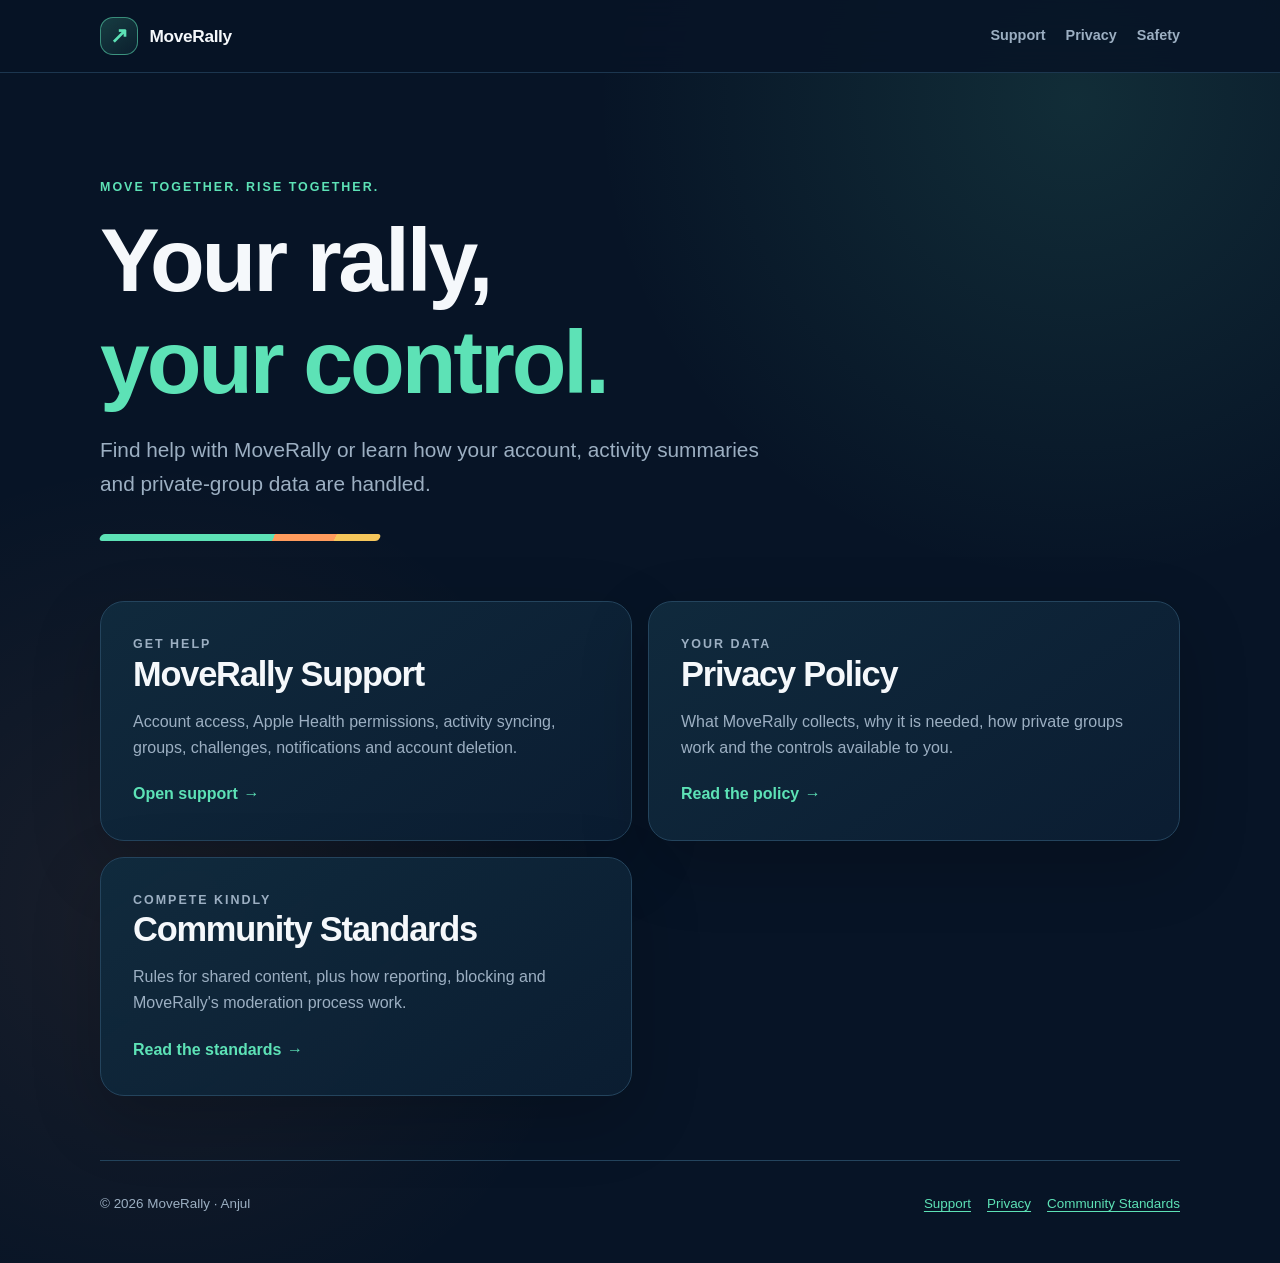
<file: index.html>
<!doctype html>
<html lang="en-AU">
<head>
  <meta charset="utf-8">
  <meta name="viewport" content="width=device-width, initial-scale=1">
  <meta name="description" content="MoveRally support, privacy and community safety information.">
  <meta name="theme-color" content="#071426">
  <title>MoveRally — Support, Privacy &amp; Community Safety</title>
  <link rel="stylesheet" href="assets/styles.css">
</head>
<body>
  <header class="site-header">
    <nav class="nav" aria-label="Primary navigation">
      <a class="brand" href="./"><span class="brand-mark" aria-hidden="true">↗</span><span>MoveRally</span></a>
      <div class="nav-links"><a href="support/">Support</a><a href="privacy/">Privacy</a><a href="community/">Safety</a></div>
    </nav>
  </header>
  <main>
    <section class="hero">
      <p class="eyebrow">Move together. Rise together.</p>
      <h1>Your rally,<br><span class="accent">your control.</span></h1>
      <p class="hero-copy">Find help with MoveRally or learn how your account, activity summaries and private-group data are handled.</p>
      <div class="rally-line" aria-hidden="true"></div>
    </section>
    <section class="card-grid" aria-label="Information pages">
      <article class="card">
        <p class="eyebrow orange">Get help</p>
        <h2>MoveRally Support</h2>
        <p>Account access, Apple Health permissions, activity syncing, groups, challenges, notifications and account deletion.</p>
        <a class="card-link" href="support/">Open support</a>
      </article>
      <article class="card">
        <p class="eyebrow">Your data</p>
        <h2>Privacy Policy</h2>
        <p>What MoveRally collects, why it is needed, how private groups work and the controls available to you.</p>
        <a class="card-link" href="privacy/">Read the policy</a>
      </article>
      <article class="card">
        <p class="eyebrow orange">Compete kindly</p>
        <h2>Community Standards</h2>
        <p>Rules for shared content, plus how reporting, blocking and MoveRally's moderation process work.</p>
        <a class="card-link" href="community/">Read the standards</a>
      </article>
    </section>
  </main>
  <footer><span>© 2026 MoveRally · Anjul</span><nav aria-label="Footer navigation"><a href="support/">Support</a><a href="privacy/">Privacy</a><a href="community/">Community Standards</a></nav></footer>
</body>
</html>
</file>
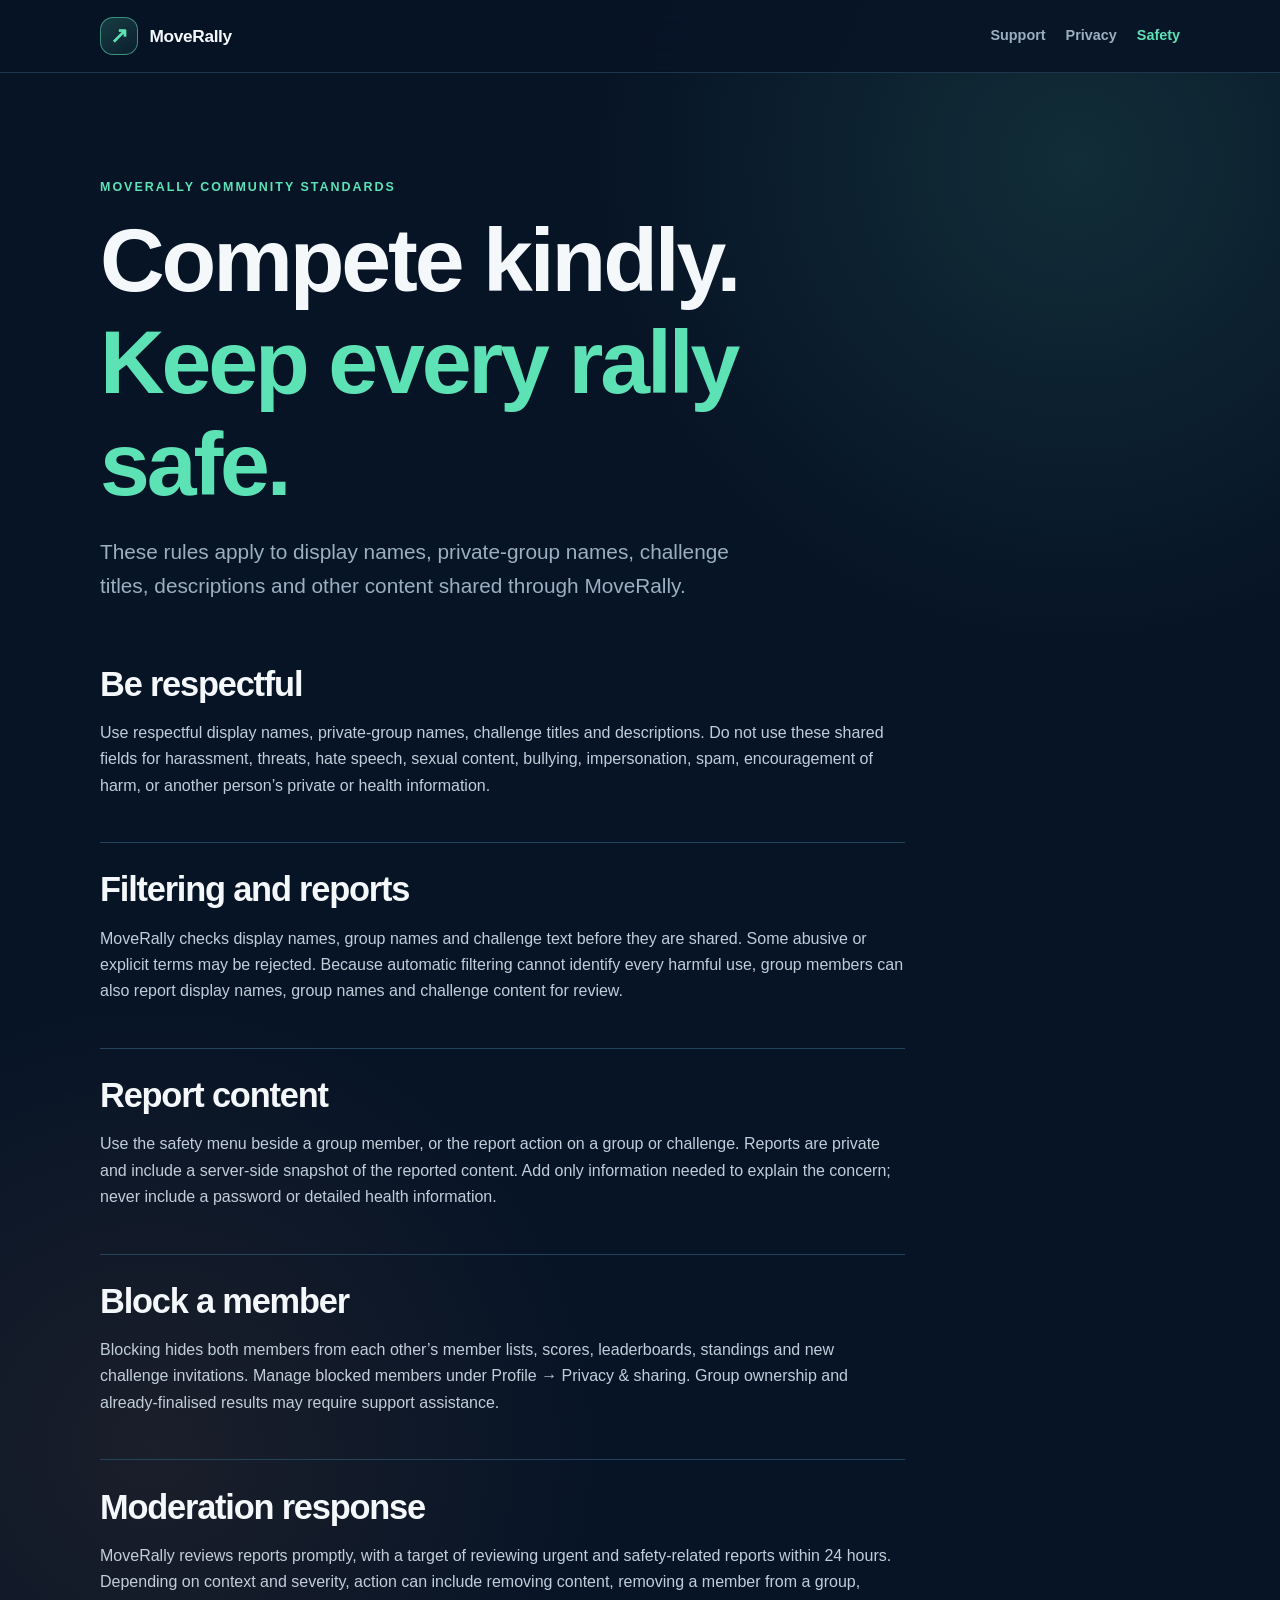
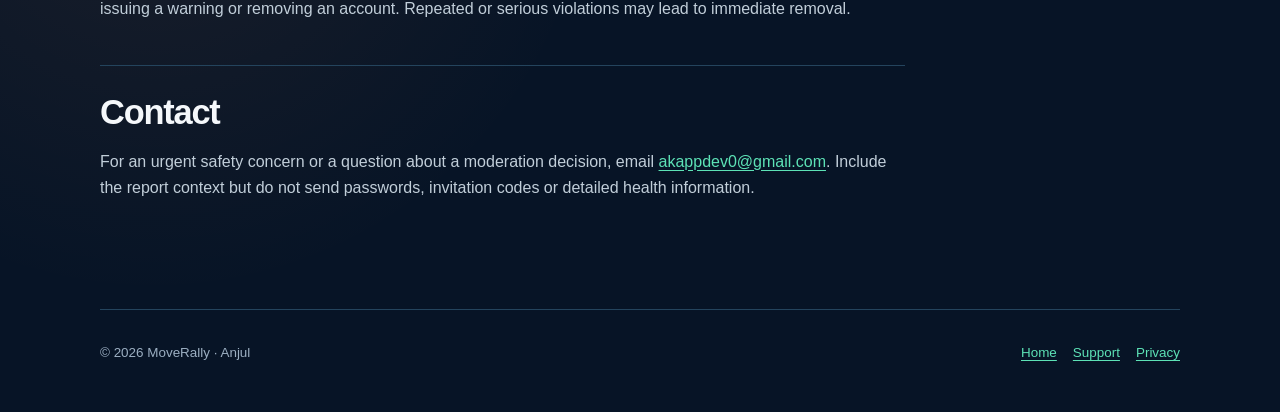
<file: community/index.html>
<!doctype html>
<html lang="en-AU">
<head>
  <meta charset="utf-8">
  <meta name="viewport" content="width=device-width, initial-scale=1">
  <meta name="description" content="MoveRally Community Standards.">
  <meta name="theme-color" content="#071426">
  <title>Community Standards — MoveRally</title>
  <link rel="stylesheet" href="../assets/styles.css">
</head>
<body>
  <header class="site-header"><nav class="nav" aria-label="Primary navigation"><a class="brand" href="../"><span class="brand-mark" aria-hidden="true">↗</span><span>MoveRally</span></a><div class="nav-links"><a href="../support/">Support</a><a href="../privacy/">Privacy</a><a href="./" aria-current="page">Safety</a></div></nav></header>
  <main>
    <section class="hero"><p class="eyebrow">MoveRally community standards</p><h1>Compete kindly.<br><span class="accent">Keep every rally safe.</span></h1><p class="hero-copy">These rules apply to display names, private-group names, challenge titles, descriptions and other content shared through MoveRally.</p></section>
    <div class="legal-layout"><article class="legal">
      <section><h2>Be respectful</h2><p>Use respectful display names, private-group names, challenge titles and descriptions. Do not use these shared fields for harassment, threats, hate speech, sexual content, bullying, impersonation, spam, encouragement of harm, or another person’s private or health information.</p></section>
      <section><h2>Filtering and reports</h2><p>MoveRally checks display names, group names and challenge text before they are shared. Some abusive or explicit terms may be rejected. Because automatic filtering cannot identify every harmful use, group members can also report display names, group names and challenge content for review.</p></section>
      <section><h2>Report content</h2><p>Use the safety menu beside a group member, or the report action on a group or challenge. Reports are private and include a server-side snapshot of the reported content. Add only information needed to explain the concern; never include a password or detailed health information.</p></section>
      <section><h2>Block a member</h2><p>Blocking hides both members from each other’s member lists, scores, leaderboards, standings and new challenge invitations. Manage blocked members under Profile → Privacy &amp; sharing. Group ownership and already-finalised results may require support assistance.</p></section>
      <section><h2>Moderation response</h2><p>MoveRally reviews reports promptly, with a target of reviewing urgent and safety-related reports within 24 hours. Depending on context and severity, action can include removing content, removing a member from a group, issuing a warning or removing an account. Repeated or serious violations may lead to immediate removal.</p></section>
      <section><h2>Contact</h2><p>For an urgent safety concern or a question about a moderation decision, email <a href="mailto:akappdev0@gmail.com?subject=MoveRally%20community%20safety">akappdev0@gmail.com</a>. Include the report context but do not send passwords, invitation codes or detailed health information.</p></section>
    </article></div>
  </main>
  <footer><span>© 2026 MoveRally · Anjul</span><nav aria-label="Footer navigation"><a href="../">Home</a><a href="../support/">Support</a><a href="../privacy/">Privacy</a></nav></footer>
</body>
</html>
</file>
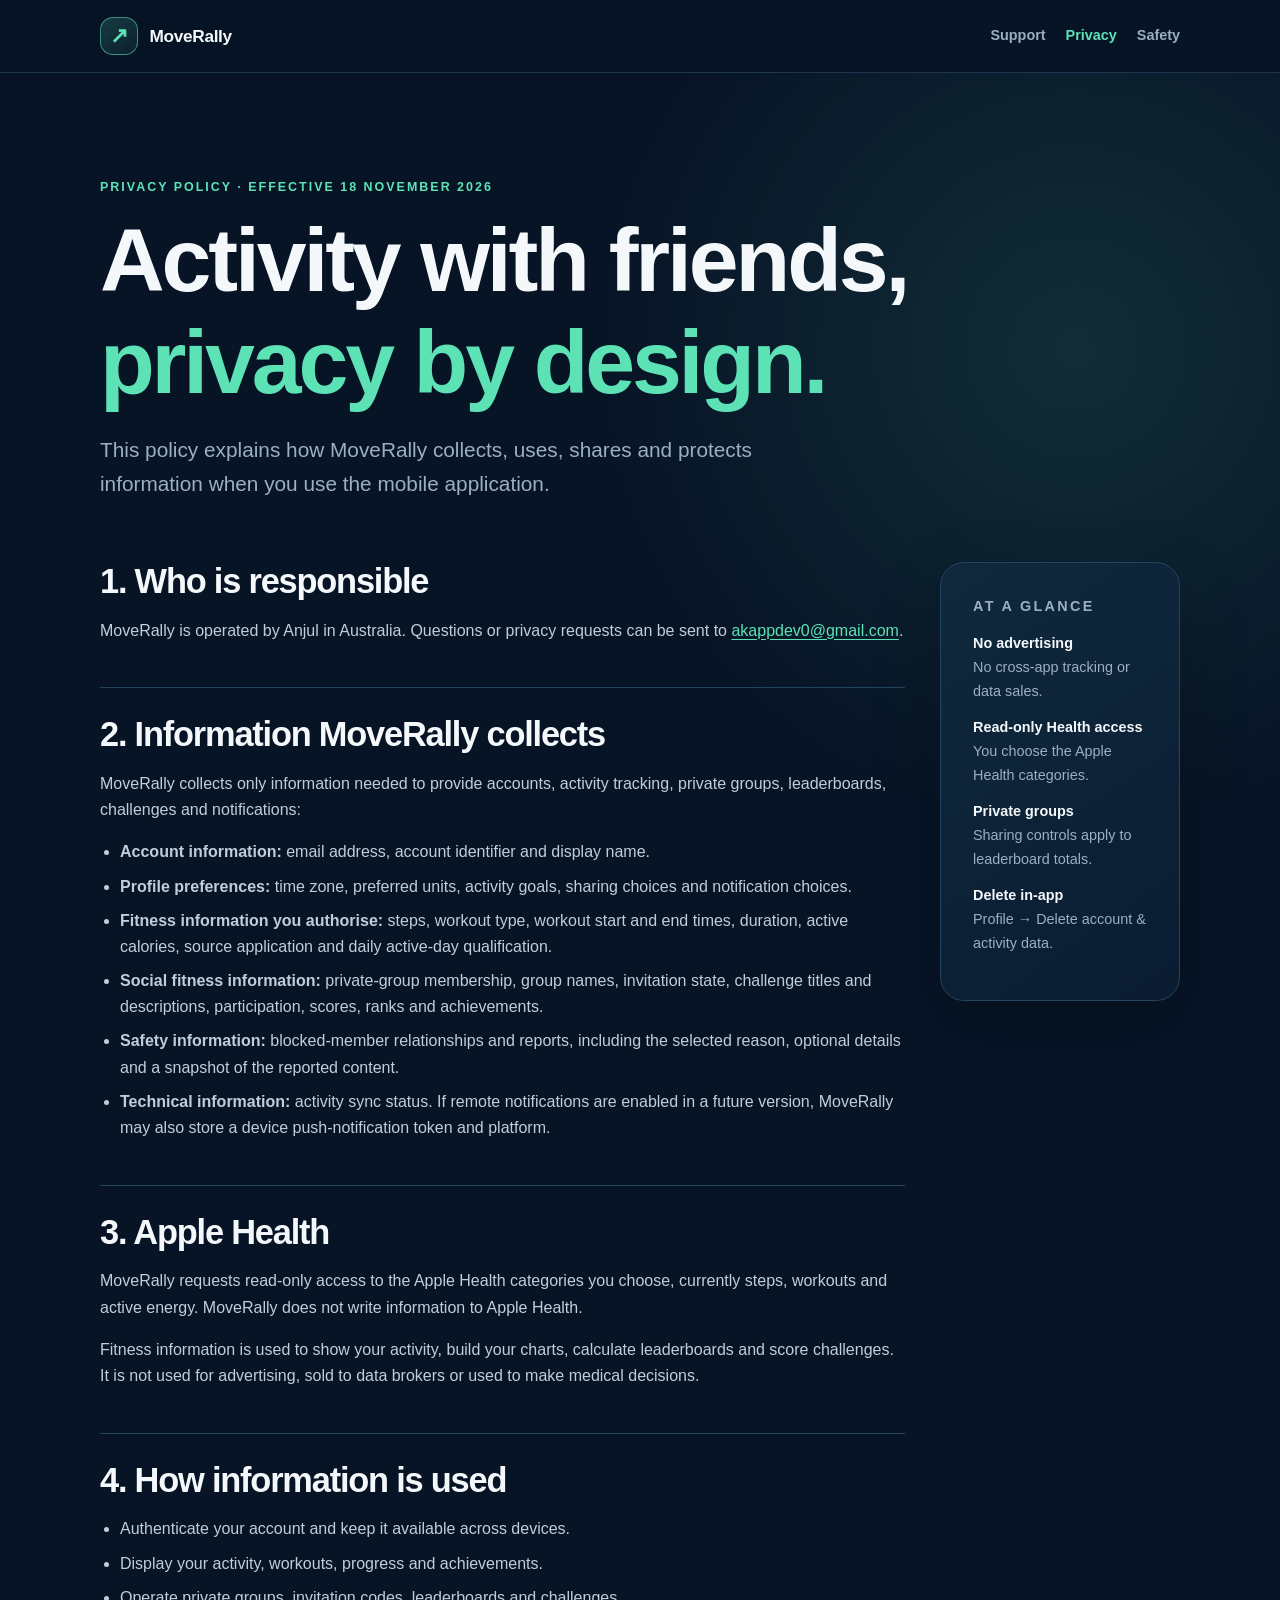
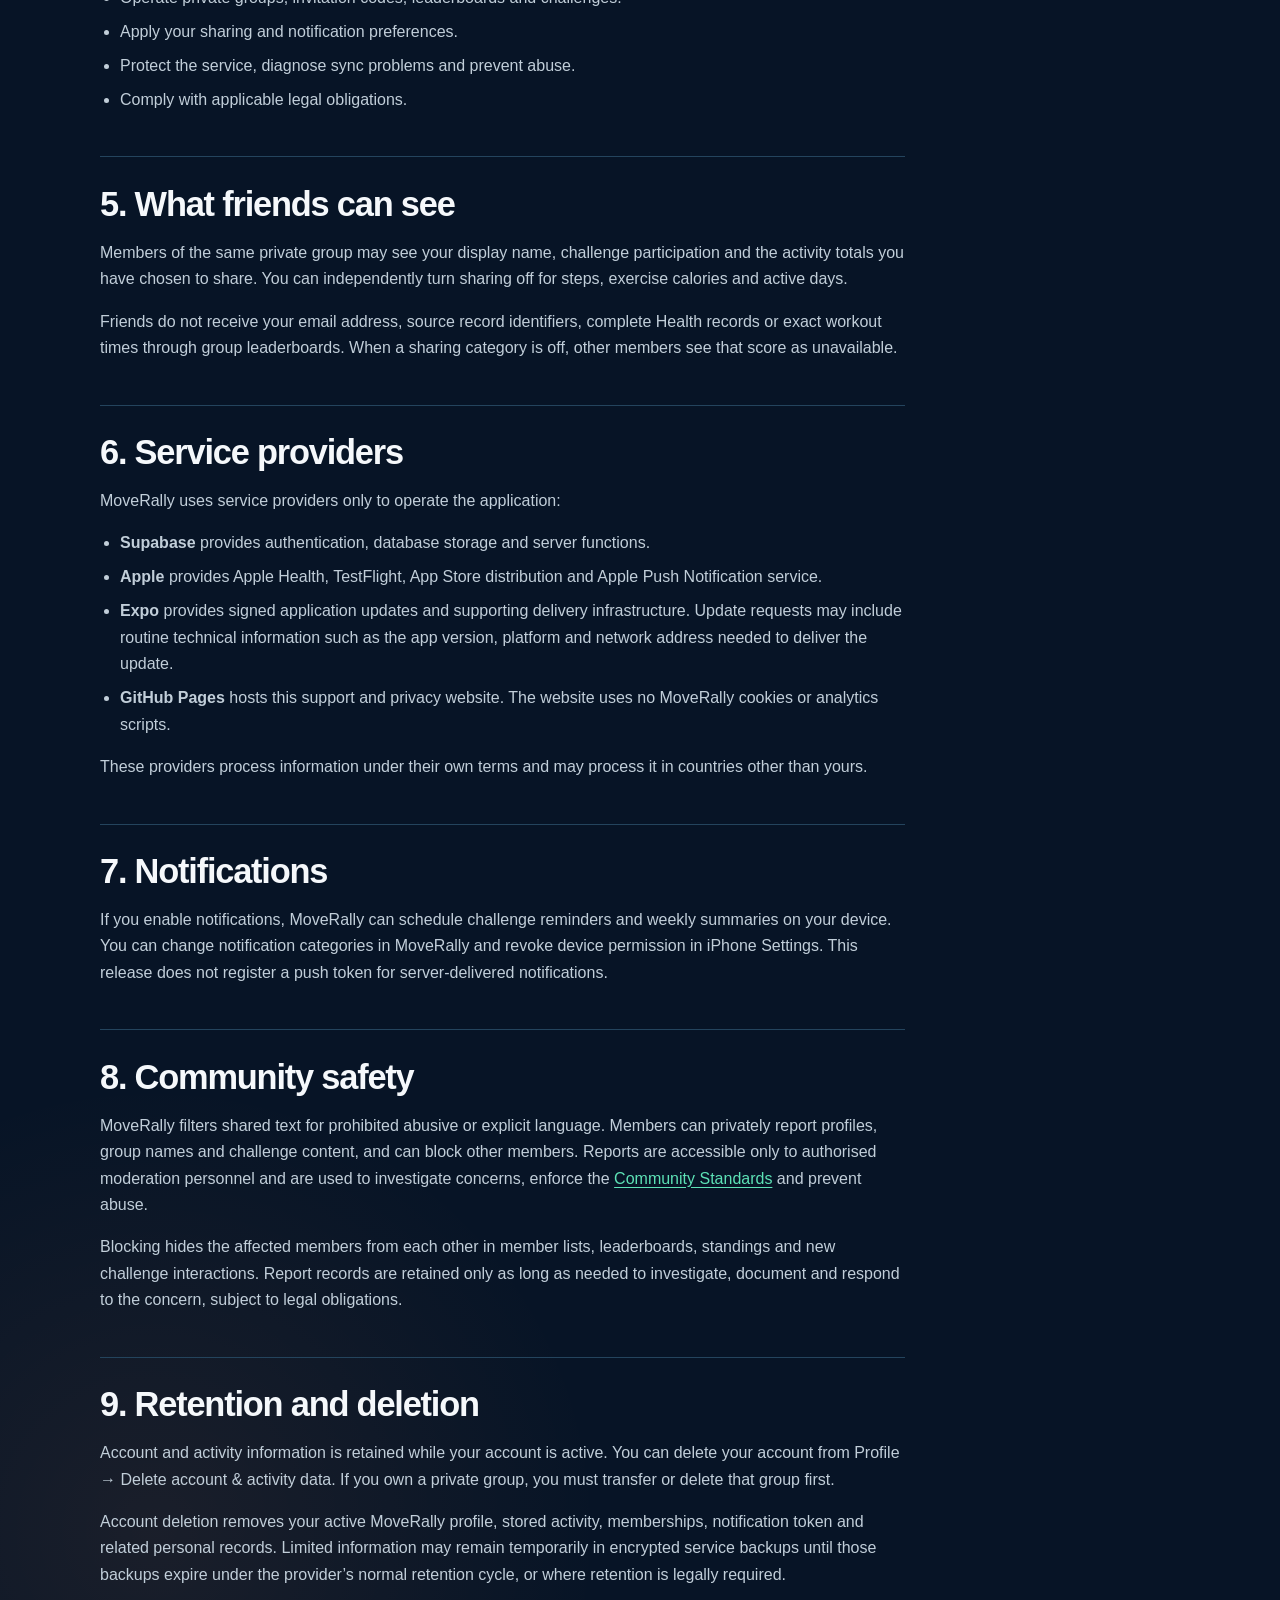
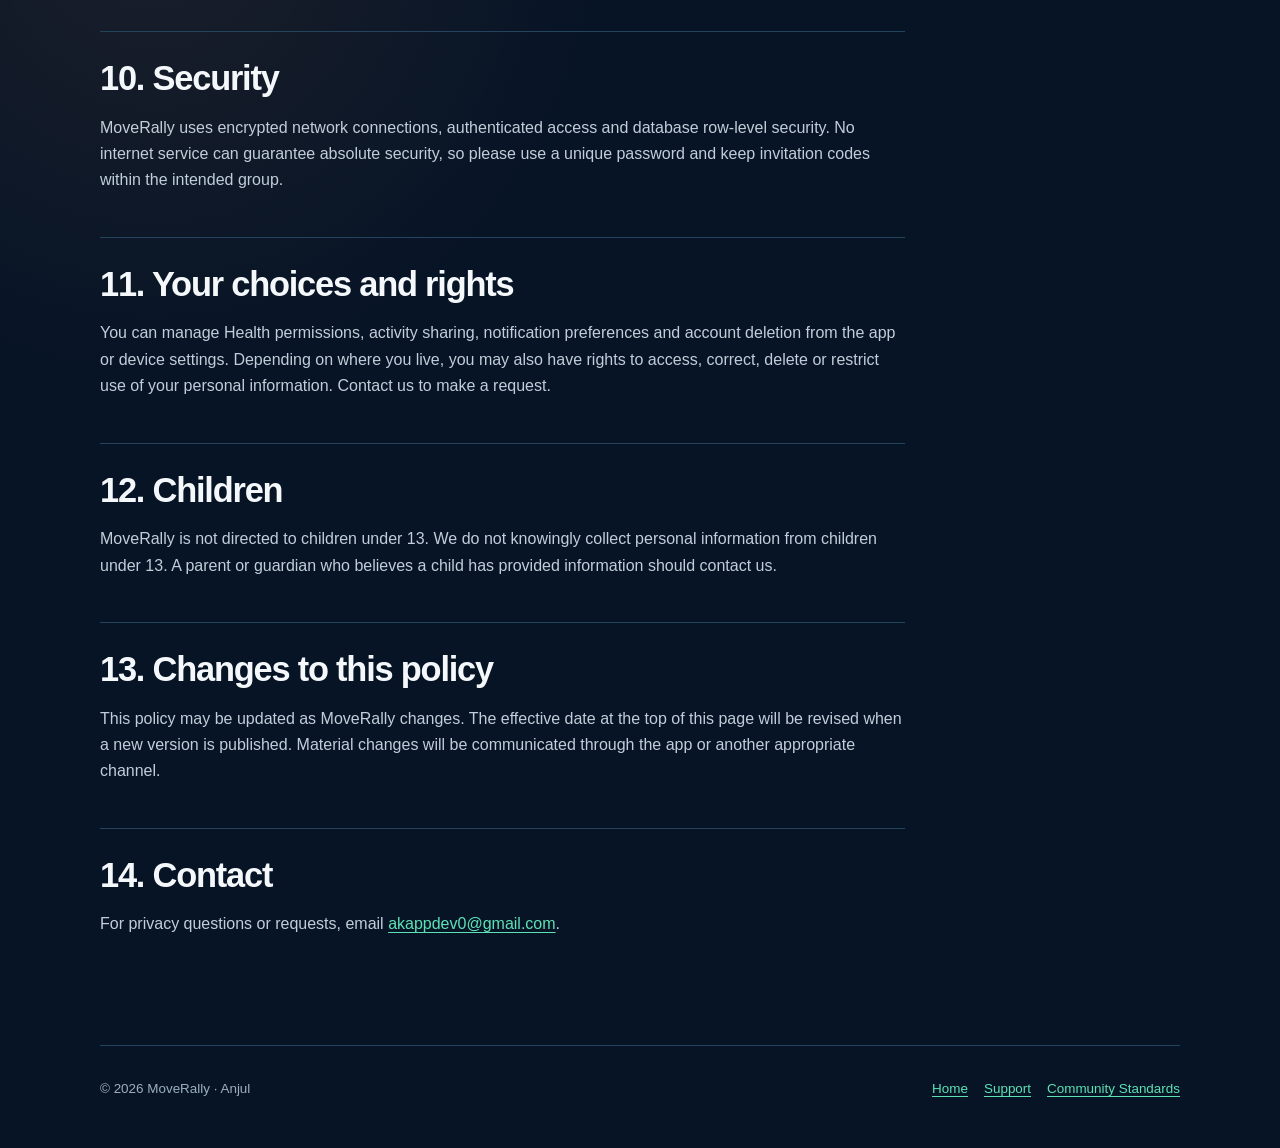
<file: privacy/index.html>
<!doctype html>
<html lang="en-AU">
<head>
  <meta charset="utf-8">
  <meta name="viewport" content="width=device-width, initial-scale=1">
  <meta name="description" content="MoveRally privacy policy.">
  <meta name="theme-color" content="#071426">
  <title>Privacy Policy — MoveRally</title>
  <link rel="stylesheet" href="../assets/styles.css">
</head>
<body>
  <header class="site-header">
    <nav class="nav" aria-label="Primary navigation">
      <a class="brand" href="../"><span class="brand-mark" aria-hidden="true">↗</span><span>MoveRally</span></a>
      <div class="nav-links"><a href="../support/">Support</a><a href="./" aria-current="page">Privacy</a><a href="../community/">Safety</a></div>
    </nav>
  </header>
  <main>
    <section class="hero">
      <p class="eyebrow">Privacy policy · Effective 18 November 2026</p>
      <h1>Activity with friends,<br><span class="accent">privacy by design.</span></h1>
      <p class="hero-copy">This policy explains how MoveRally collects, uses, shares and protects information when you use the mobile application.</p>
    </section>

    <div class="legal-layout">
      <article class="legal">
        <section>
          <h2>1. Who is responsible</h2>
          <p>MoveRally is operated by Anjul in Australia. Questions or privacy requests can be sent to <a href="mailto:akappdev0@gmail.com?subject=MoveRally%20privacy">akappdev0@gmail.com</a>.</p>
        </section>
        <section>
          <h2>2. Information MoveRally collects</h2>
          <p>MoveRally collects only information needed to provide accounts, activity tracking, private groups, leaderboards, challenges and notifications:</p>
          <ul>
            <li><strong>Account information:</strong> email address, account identifier and display name.</li>
            <li><strong>Profile preferences:</strong> time zone, preferred units, activity goals, sharing choices and notification choices.</li>
            <li><strong>Fitness information you authorise:</strong> steps, workout type, workout start and end times, duration, active calories, source application and daily active-day qualification.</li>
            <li><strong>Social fitness information:</strong> private-group membership, group names, invitation state, challenge titles and descriptions, participation, scores, ranks and achievements.</li>
            <li><strong>Safety information:</strong> blocked-member relationships and reports, including the selected reason, optional details and a snapshot of the reported content.</li>
            <li><strong>Technical information:</strong> activity sync status. If remote notifications are enabled in a future version, MoveRally may also store a device push-notification token and platform.</li>
          </ul>
        </section>
        <section>
          <h2>3. Apple Health</h2>
          <p>MoveRally requests read-only access to the Apple Health categories you choose, currently steps, workouts and active energy. MoveRally does not write information to Apple Health.</p>
          <p>Fitness information is used to show your activity, build your charts, calculate leaderboards and score challenges. It is not used for advertising, sold to data brokers or used to make medical decisions.</p>
        </section>
        <section>
          <h2>4. How information is used</h2>
          <ul>
            <li>Authenticate your account and keep it available across devices.</li>
            <li>Display your activity, workouts, progress and achievements.</li>
            <li>Operate private groups, invitation codes, leaderboards and challenges.</li>
            <li>Apply your sharing and notification preferences.</li>
            <li>Protect the service, diagnose sync problems and prevent abuse.</li>
            <li>Comply with applicable legal obligations.</li>
          </ul>
        </section>
        <section>
          <h2>5. What friends can see</h2>
          <p>Members of the same private group may see your display name, challenge participation and the activity totals you have chosen to share. You can independently turn sharing off for steps, exercise calories and active days.</p>
          <p>Friends do not receive your email address, source record identifiers, complete Health records or exact workout times through group leaderboards. When a sharing category is off, other members see that score as unavailable.</p>
        </section>
        <section>
          <h2>6. Service providers</h2>
          <p>MoveRally uses service providers only to operate the application:</p>
          <ul>
            <li><strong>Supabase</strong> provides authentication, database storage and server functions.</li>
            <li><strong>Apple</strong> provides Apple Health, TestFlight, App Store distribution and Apple Push Notification service.</li>
            <li><strong>Expo</strong> provides signed application updates and supporting delivery infrastructure. Update requests may include routine technical information such as the app version, platform and network address needed to deliver the update.</li>
            <li><strong>GitHub Pages</strong> hosts this support and privacy website. The website uses no MoveRally cookies or analytics scripts.</li>
          </ul>
          <p>These providers process information under their own terms and may process it in countries other than yours.</p>
        </section>
        <section>
          <h2>7. Notifications</h2>
          <p>If you enable notifications, MoveRally can schedule challenge reminders and weekly summaries on your device. You can change notification categories in MoveRally and revoke device permission in iPhone Settings. This release does not register a push token for server-delivered notifications.</p>
        </section>
        <section>
          <h2>8. Community safety</h2>
          <p>MoveRally filters shared text for prohibited abusive or explicit language. Members can privately report profiles, group names and challenge content, and can block other members. Reports are accessible only to authorised moderation personnel and are used to investigate concerns, enforce the <a href="../community/">Community Standards</a> and prevent abuse.</p>
          <p>Blocking hides the affected members from each other in member lists, leaderboards, standings and new challenge interactions. Report records are retained only as long as needed to investigate, document and respond to the concern, subject to legal obligations.</p>
        </section>
        <section>
          <h2>9. Retention and deletion</h2>
          <p>Account and activity information is retained while your account is active. You can delete your account from Profile → Delete account &amp; activity data. If you own a private group, you must transfer or delete that group first.</p>
          <p>Account deletion removes your active MoveRally profile, stored activity, memberships, notification token and related personal records. Limited information may remain temporarily in encrypted service backups until those backups expire under the provider’s normal retention cycle, or where retention is legally required.</p>
        </section>
        <section>
          <h2>10. Security</h2>
          <p>MoveRally uses encrypted network connections, authenticated access and database row-level security. No internet service can guarantee absolute security, so please use a unique password and keep invitation codes within the intended group.</p>
        </section>
        <section>
          <h2>11. Your choices and rights</h2>
          <p>You can manage Health permissions, activity sharing, notification preferences and account deletion from the app or device settings. Depending on where you live, you may also have rights to access, correct, delete or restrict use of your personal information. Contact us to make a request.</p>
        </section>
        <section>
          <h2>12. Children</h2>
          <p>MoveRally is not directed to children under 13. We do not knowingly collect personal information from children under 13. A parent or guardian who believes a child has provided information should contact us.</p>
        </section>
        <section>
          <h2>13. Changes to this policy</h2>
          <p>This policy may be updated as MoveRally changes. The effective date at the top of this page will be revised when a new version is published. Material changes will be communicated through the app or another appropriate channel.</p>
        </section>
        <section>
          <h2>14. Contact</h2>
          <p>For privacy questions or requests, email <a href="mailto:akappdev0@gmail.com?subject=MoveRally%20privacy">akappdev0@gmail.com</a>.</p>
        </section>
      </article>

      <aside class="card side-card" aria-label="Policy summary">
        <p class="eyebrow">At a glance</p>
        <p><strong>No advertising</strong><br>No cross-app tracking or data sales.</p>
        <p><strong>Read-only Health access</strong><br>You choose the Apple Health categories.</p>
        <p><strong>Private groups</strong><br>Sharing controls apply to leaderboard totals.</p>
        <p><strong>Delete in-app</strong><br>Profile → Delete account &amp; activity data.</p>
      </aside>
    </div>
  </main>
  <footer><span>© 2026 MoveRally · Anjul</span><nav aria-label="Footer navigation"><a href="../">Home</a><a href="../support/">Support</a><a href="../community/">Community Standards</a></nav></footer>
</body>
</html>
</file>
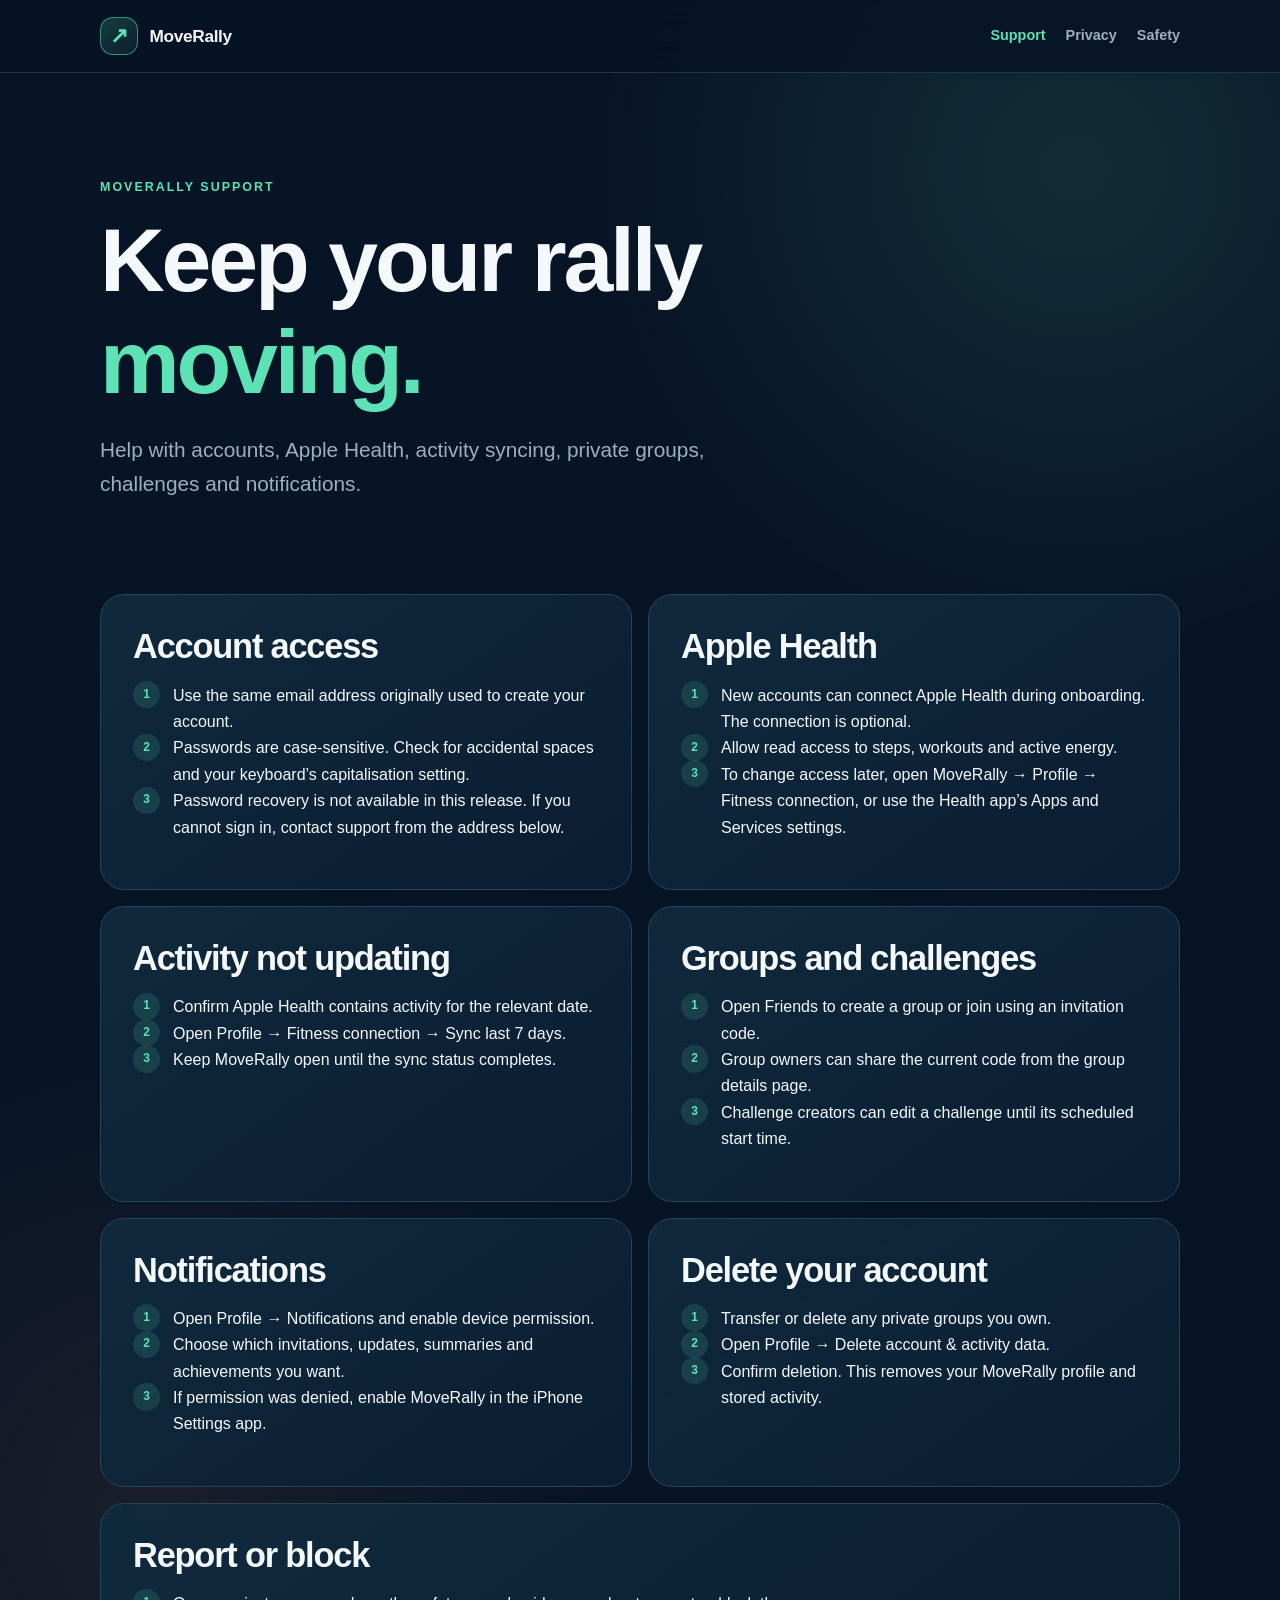
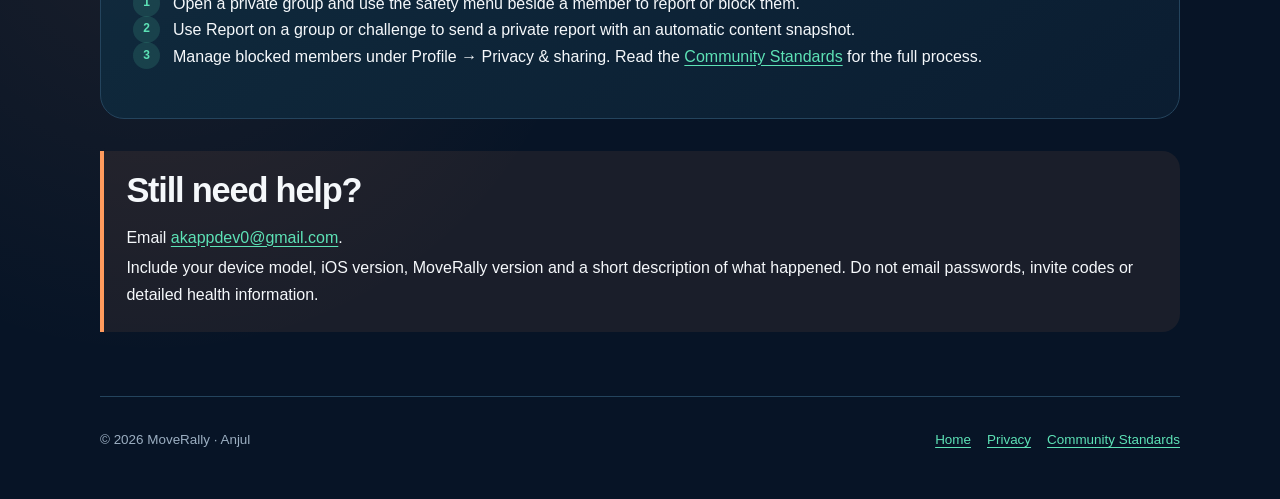
<file: support/index.html>
<!doctype html>
<html lang="en-AU">
<head>
  <meta charset="utf-8">
  <meta name="viewport" content="width=device-width, initial-scale=1">
  <meta name="description" content="Help and contact information for MoveRally.">
  <meta name="theme-color" content="#071426">
  <title>Support — MoveRally</title>
  <link rel="stylesheet" href="../assets/styles.css">
</head>
<body>
  <header class="site-header">
    <nav class="nav" aria-label="Primary navigation">
      <a class="brand" href="../"><span class="brand-mark" aria-hidden="true">↗</span><span>MoveRally</span></a>
      <div class="nav-links"><a href="./" aria-current="page">Support</a><a href="../privacy/">Privacy</a><a href="../community/">Safety</a></div>
    </nav>
  </header>
  <main>
    <section class="hero">
      <p class="eyebrow">MoveRally support</p>
      <h1>Keep your rally<br><span class="accent">moving.</span></h1>
      <p class="hero-copy">Help with accounts, Apple Health, activity syncing, private groups, challenges and notifications.</p>
    </section>

    <section class="support-grid" aria-label="Common support topics">
      <article class="card">
        <h2>Account access</h2>
        <ol class="steps">
          <li>Use the same email address originally used to create your account.</li>
          <li>Passwords are case-sensitive. Check for accidental spaces and your keyboard’s capitalisation setting.</li>
          <li>Password recovery is not available in this release. If you cannot sign in, contact support from the address below.</li>
        </ol>
      </article>
      <article class="card">
        <h2>Apple Health</h2>
        <ol class="steps">
          <li>New accounts can connect Apple Health during onboarding. The connection is optional.</li>
          <li>Allow read access to steps, workouts and active energy.</li>
          <li>To change access later, open MoveRally → Profile → Fitness connection, or use the Health app’s Apps and Services settings.</li>
        </ol>
      </article>
      <article class="card">
        <h2>Activity not updating</h2>
        <ol class="steps">
          <li>Confirm Apple Health contains activity for the relevant date.</li>
          <li>Open Profile → Fitness connection → Sync last 7 days.</li>
          <li>Keep MoveRally open until the sync status completes.</li>
        </ol>
      </article>
      <article class="card">
        <h2>Groups and challenges</h2>
        <ol class="steps">
          <li>Open Friends to create a group or join using an invitation code.</li>
          <li>Group owners can share the current code from the group details page.</li>
          <li>Challenge creators can edit a challenge until its scheduled start time.</li>
        </ol>
      </article>
      <article class="card">
        <h2>Notifications</h2>
        <ol class="steps">
          <li>Open Profile → Notifications and enable device permission.</li>
          <li>Choose which invitations, updates, summaries and achievements you want.</li>
          <li>If permission was denied, enable MoveRally in the iPhone Settings app.</li>
        </ol>
      </article>
      <article class="card">
        <h2>Delete your account</h2>
        <ol class="steps">
          <li>Transfer or delete any private groups you own.</li>
          <li>Open Profile → Delete account &amp; activity data.</li>
          <li>Confirm deletion. This removes your MoveRally profile and stored activity.</li>
        </ol>
      </article>
      <article class="card">
        <h2>Report or block</h2>
        <ol class="steps">
          <li>Open a private group and use the safety menu beside a member to report or block them.</li>
          <li>Use Report on a group or challenge to send a private report with an automatic content snapshot.</li>
          <li>Manage blocked members under Profile → Privacy &amp; sharing. Read the <a href="../community/">Community Standards</a> for the full process.</li>
        </ol>
      </article>
    </section>

    <section class="contact-box" aria-labelledby="contact-title">
      <h2 id="contact-title">Still need help?</h2>
      <p>Email <a href="mailto:akappdev0@gmail.com?subject=MoveRally%20support">akappdev0@gmail.com</a>.</p>
      <p>Include your device model, iOS version, MoveRally version and a short description of what happened. Do not email passwords, invite codes or detailed health information.</p>
    </section>
  </main>
  <footer><span>© 2026 MoveRally · Anjul</span><nav aria-label="Footer navigation"><a href="../">Home</a><a href="../privacy/">Privacy</a><a href="../community/">Community Standards</a></nav></footer>
</body>
</html>
</file>
<file: assets/styles.css>
:root {
  color-scheme: dark;
  --navy: #071426;
  --navy-raised: #0b1d32;
  --card: #102a3d;
  --border: #24445d;
  --text: #f5f8fb;
  --muted: #9cafc2;
  --mint: #5de2b6;
  --orange: #ff9b5d;
  --gold: #f5c65b;
  --max: 1080px;
}

* { box-sizing: border-box; }

html { scroll-behavior: smooth; }

body {
  margin: 0;
  min-height: 100vh;
  background:
    radial-gradient(circle at 84% 8%, rgba(93, 226, 182, 0.12), transparent 30rem),
    radial-gradient(circle at 12% 72%, rgba(255, 155, 93, 0.08), transparent 28rem),
    var(--navy);
  color: var(--text);
  font-family: Inter, ui-sans-serif, -apple-system, BlinkMacSystemFont, "Segoe UI", sans-serif;
  line-height: 1.65;
}

a { color: var(--mint); text-underline-offset: 0.2em; }
a:hover { color: #8af0ce; }

.site-header {
  position: sticky;
  top: 0;
  z-index: 10;
  border-bottom: 1px solid rgba(36, 68, 93, 0.74);
  background: rgba(7, 20, 38, 0.88);
  backdrop-filter: blur(18px);
}

.nav {
  width: min(calc(100% - 2rem), var(--max));
  min-height: 72px;
  margin: 0 auto;
  display: flex;
  align-items: center;
  justify-content: space-between;
  gap: 1rem;
}

.brand {
  display: inline-flex;
  align-items: center;
  gap: 0.72rem;
  color: var(--text);
  font-size: 1.08rem;
  font-weight: 850;
  text-decoration: none;
  letter-spacing: -0.02em;
}

.brand-mark {
  width: 38px;
  height: 38px;
  display: grid;
  place-items: center;
  border: 1px solid rgba(93, 226, 182, 0.55);
  border-radius: 13px;
  background: linear-gradient(145deg, rgba(93, 226, 182, 0.2), rgba(93, 226, 182, 0.06));
  color: var(--mint);
  font-size: 1.35rem;
  font-weight: 900;
}

.nav-links { display: flex; align-items: center; gap: 1.25rem; }
.nav-links a { color: var(--muted); font-size: 0.9rem; font-weight: 750; text-decoration: none; }
.nav-links a:hover, .nav-links a[aria-current="page"] { color: var(--mint); }

main {
  width: min(calc(100% - 2rem), var(--max));
  margin: 0 auto;
  padding: 5.5rem 0 4rem;
}

.hero { max-width: 820px; padding: 1rem 0 3.8rem; }
.eyebrow {
  margin: 0 0 0.7rem;
  color: var(--mint);
  font-size: 0.78rem;
  font-weight: 850;
  letter-spacing: 0.16em;
  text-transform: uppercase;
}

h1, h2, h3 { margin-top: 0; line-height: 1.14; letter-spacing: -0.035em; }
h1 { margin-bottom: 1.25rem; font-size: clamp(2.65rem, 7vw, 5.7rem); }
h2 { margin-bottom: 0.9rem; font-size: clamp(1.45rem, 3vw, 2.15rem); }
h3 { margin-bottom: 0.45rem; font-size: 1.05rem; }

.hero-copy { max-width: 680px; margin: 0; color: var(--muted); font-size: clamp(1.06rem, 2vw, 1.3rem); }
.accent { color: var(--mint); }
.orange { color: var(--orange); }

.rally-line {
  width: min(280px, 56vw);
  height: 7px;
  margin-top: 2rem;
  border-radius: 999px;
  background: linear-gradient(90deg, var(--mint) 0 62%, var(--orange) 62% 84%, var(--gold) 84%);
  transform: skewX(-24deg);
}

.card-grid { display: grid; grid-template-columns: repeat(2, minmax(0, 1fr)); gap: 1rem; }
.card {
  border: 1px solid var(--border);
  border-radius: 24px;
  padding: clamp(1.35rem, 3vw, 2rem);
  background: linear-gradient(145deg, rgba(16, 42, 61, 0.98), rgba(11, 29, 50, 0.96));
  box-shadow: 0 24px 70px rgba(0, 0, 0, 0.2);
}
.card p { margin: 0; color: var(--muted); }
.card-link { display: inline-flex; margin-top: 1.25rem; font-weight: 800; text-decoration: none; }
.card-link::after { content: " →"; padding-left: 0.35rem; }

.legal-layout { display: grid; grid-template-columns: minmax(0, 1fr) 240px; gap: 2.2rem; align-items: start; }
.legal { min-width: 0; }
.legal > section {
  padding: 1.7rem 0;
  border-top: 1px solid var(--border);
}
.legal > section:first-child { border-top: 0; padding-top: 0; }
.legal p, .legal li { color: #c1ced9; }
.legal ul, .legal ol { padding-left: 1.25rem; }
.legal li + li { margin-top: 0.48rem; }

.side-card { position: sticky; top: 96px; }
.side-card p { margin-bottom: 0.8rem; color: var(--muted); font-size: 0.9rem; }
.side-card strong { color: var(--text); }

.support-grid { display: grid; grid-template-columns: repeat(2, minmax(0, 1fr)); gap: 1rem; margin-top: 2rem; }
.support-grid .card { box-shadow: none; }
.support-grid .card:last-child:nth-child(odd) { grid-column: 1 / -1; }
.steps { counter-reset: help-step; list-style: none; padding: 0; }
.steps li { position: relative; padding-left: 2.5rem; }
.steps li::before {
  counter-increment: help-step;
  content: counter(help-step);
  position: absolute;
  left: 0;
  top: -0.1rem;
  width: 1.7rem;
  height: 1.7rem;
  display: grid;
  place-items: center;
  border-radius: 50%;
  background: rgba(93, 226, 182, 0.14);
  color: var(--mint);
  font-size: 0.75rem;
  font-weight: 900;
}

.contact-box {
  margin-top: 2rem;
  border-left: 4px solid var(--orange);
  border-radius: 0 18px 18px 0;
  padding: 1.25rem 1.4rem;
  background: rgba(255, 155, 93, 0.08);
}
.contact-box p { margin: 0.25rem 0; }

footer {
  width: min(calc(100% - 2rem), var(--max));
  margin: 0 auto;
  padding: 2rem 0 3rem;
  border-top: 1px solid var(--border);
  color: var(--muted);
  font-size: 0.84rem;
  display: flex;
  justify-content: space-between;
  gap: 1rem;
  flex-wrap: wrap;
}
footer nav { display: flex; gap: 1rem; }

@media (max-width: 760px) {
  main { padding-top: 3.5rem; }
  .nav { min-height: 64px; }
  .nav-links { gap: 0.8rem; }
  .nav-links a { font-size: 0.8rem; }
  .card-grid, .support-grid, .legal-layout { grid-template-columns: 1fr; }
  .support-grid .card:last-child:nth-child(odd) { grid-column: auto; }
  .side-card { position: static; }
  h1 { font-size: clamp(2.55rem, 14vw, 4.4rem); }
}

@media (max-width: 430px) {
  .brand span:last-child { display: none; }
}

@media (prefers-reduced-motion: reduce) {
  html { scroll-behavior: auto; }
}
</file>
